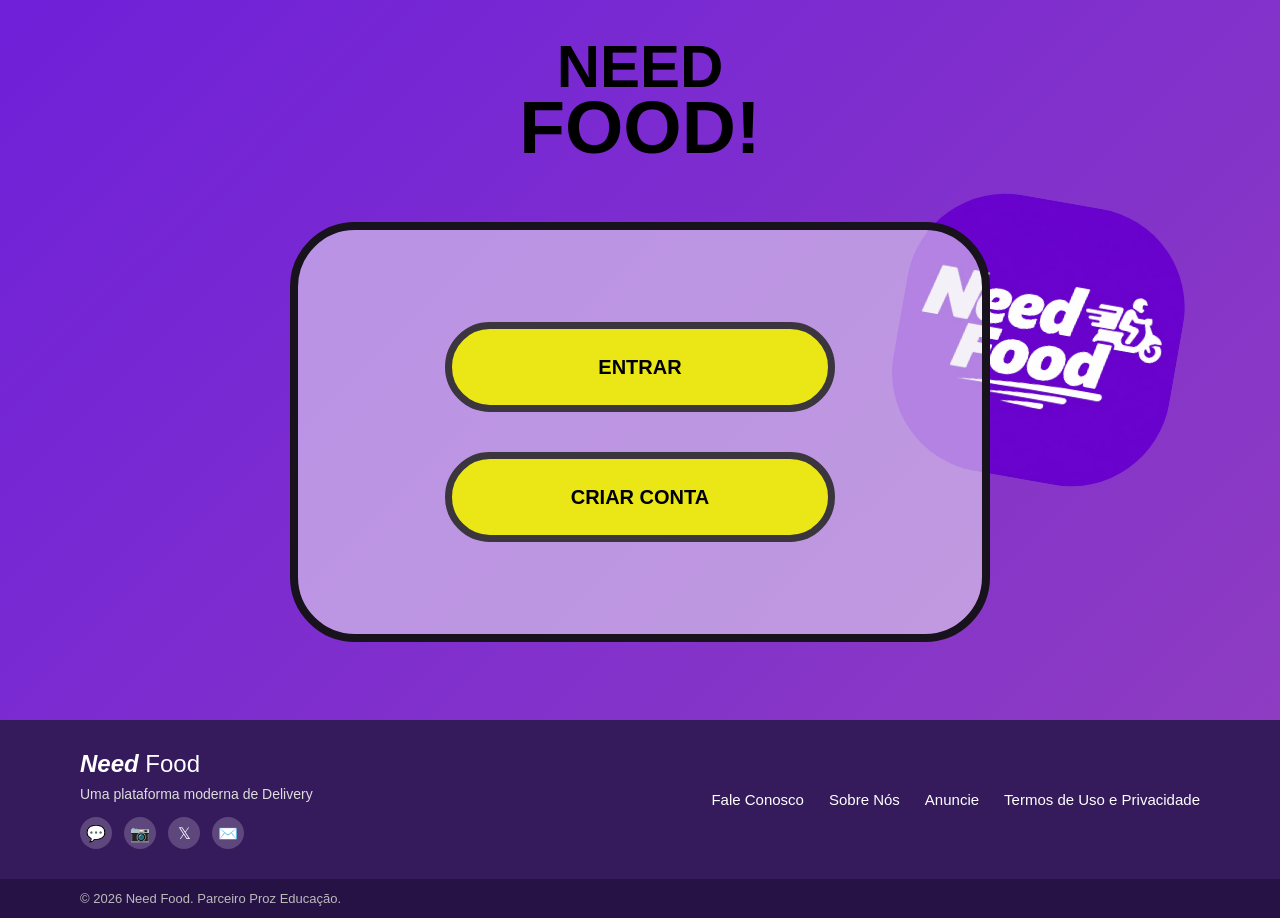
<file: index.html>
<!DOCTYPE html>
<html lang="pt-br">
<head>
    <meta charset="UTF-8">
    <meta name="viewport" content="width=device-width, initial-scale=1.0">
    <title>Need Food - Início</title>
    <link rel="stylesheet" href="index.css">
</head>
<body class="landing-body">

    <main class="container">
        <h1>NEED<br><span>FOOD!</span></h1>
        <div class="logo-landing">
            <img src="needfood.jpg" alt="Logo Need Food">
        </div>
        <section class="menu-landing">
            <a href="login.html"><button class="btn-gigante">ENTRAR</button></a>
            <a href="cadastro.html"><button class="btn-gigante">CRIAR CONTA</button></a>
        </section>
    </main>
    <footer class="main-footer">
        <div class="footer-content">
            <div class="footer-brand">
                <div class="footer-logo-text">
                    <span class="logo-bold">Need</span>
                    <span class="logo-light">Food</span>
                </div>
                <p class="footer-slogan">Uma plataforma moderna de Delivery</p>
                <div class="footer-socials">
                    <a href="#" class="social-icon">💬</a>
                    <a href="#" class="social-icon">📷</a>
                    <a href="#" class="social-icon">𝕏</a>
                    <a href="#" class="social-icon">✉️</a>
                </div>
            </div>

            <nav class="footer-links">
                <a href="sobre.html">Fale Conosco</a>
                <a href="#">Sobre Nós</a>
                <a href="#">Anuncie</a>
                <a href="#">Termos de Uso e Privacidade</a>
            </nav>
        </div>

        <div class="footer-bottom">
            <p>&copy; 2026 Need Food. Parceiro Proz Educação.</p>
        </div>
    </footer>

</body>
</html>
</file>
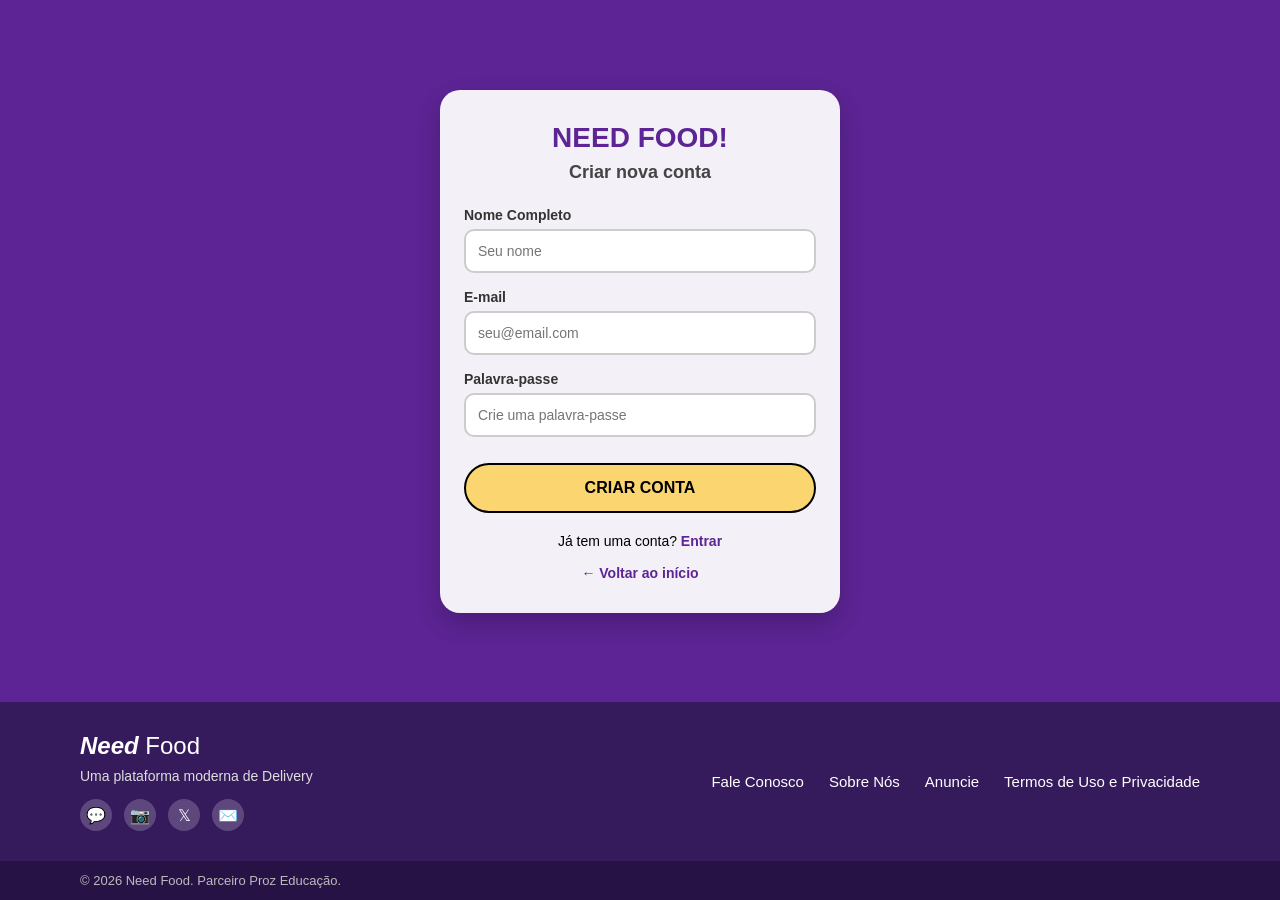
<file: cadastro.html>
<!DOCTYPE html>
<html lang="pt-BR">
<head>
    <meta charset="UTF-8">
    <meta name="viewport" content="width=device-width, initial-scale=1.0">
    <title>Need Food - Criar Conta</title>
    <link rel="stylesheet" href="index.css">
</head>
<body class="auth-body">

    <main class="auth-wrapper">
        <div class="auth-card">
            <div class="auth-header">
                <h1 class="brand-title">NEED FOOD!</h1>
                <h2>Criar nova conta</h2>
            </div>

            <form action="serv.html" class="auth-form">
                <div class="input-group">
                    <label for="name">Nome Completo</label>
                    <input type="text" id="name" placeholder="Seu nome" required>
                </div>

                <div class="input-group">
                    <label for="email">E-mail</label>
                    <input type="email" id="email" placeholder="seu@email.com" required>
                </div>

                <div class="input-group">
                    <label for="password">Palavra-passe</label>
                    <input type="password" id="password" placeholder="Crie uma palavra-passe" required>
                </div>

                <button type="submit" class="auth-btn">CRIAR CONTA</button>
            </form>

            <div class="auth-footer">
                <p>Já tem uma conta? <a href="login.html">Entrar</a></p>
                <br>
                <a href="index.html">← Voltar ao início</a>
            </div>
        </div>
    </main>
    <footer class="main-footer">
        <div class="footer-content">
            <div class="footer-brand">
                <div class="footer-logo-text">
                    <span class="logo-bold">Need</span>
                    <span class="logo-light">Food</span>
                </div>
                <p class="footer-slogan">Uma plataforma moderna de Delivery</p>
                <div class="footer-socials">
                    <a href="#" class="social-icon">💬</a>
                    <a href="#" class="social-icon">📷</a>
                    <a href="#" class="social-icon">𝕏</a>
                    <a href="#" class="social-icon">✉️</a>
                </div>
            </div>

            <nav class="footer-links">
                <a href="sobre.html">Fale Conosco</a>
                <a href="#">Sobre Nós</a>
                <a href="#">Anuncie</a>
                <a href="#">Termos de Uso e Privacidade</a>
            </nav>
        </div>

        <div class="footer-bottom">
            <p>&copy; 2026 Need Food. Parceiro Proz Educação.</p>
        </div>
    </footer>

</body>
</html>
</file>
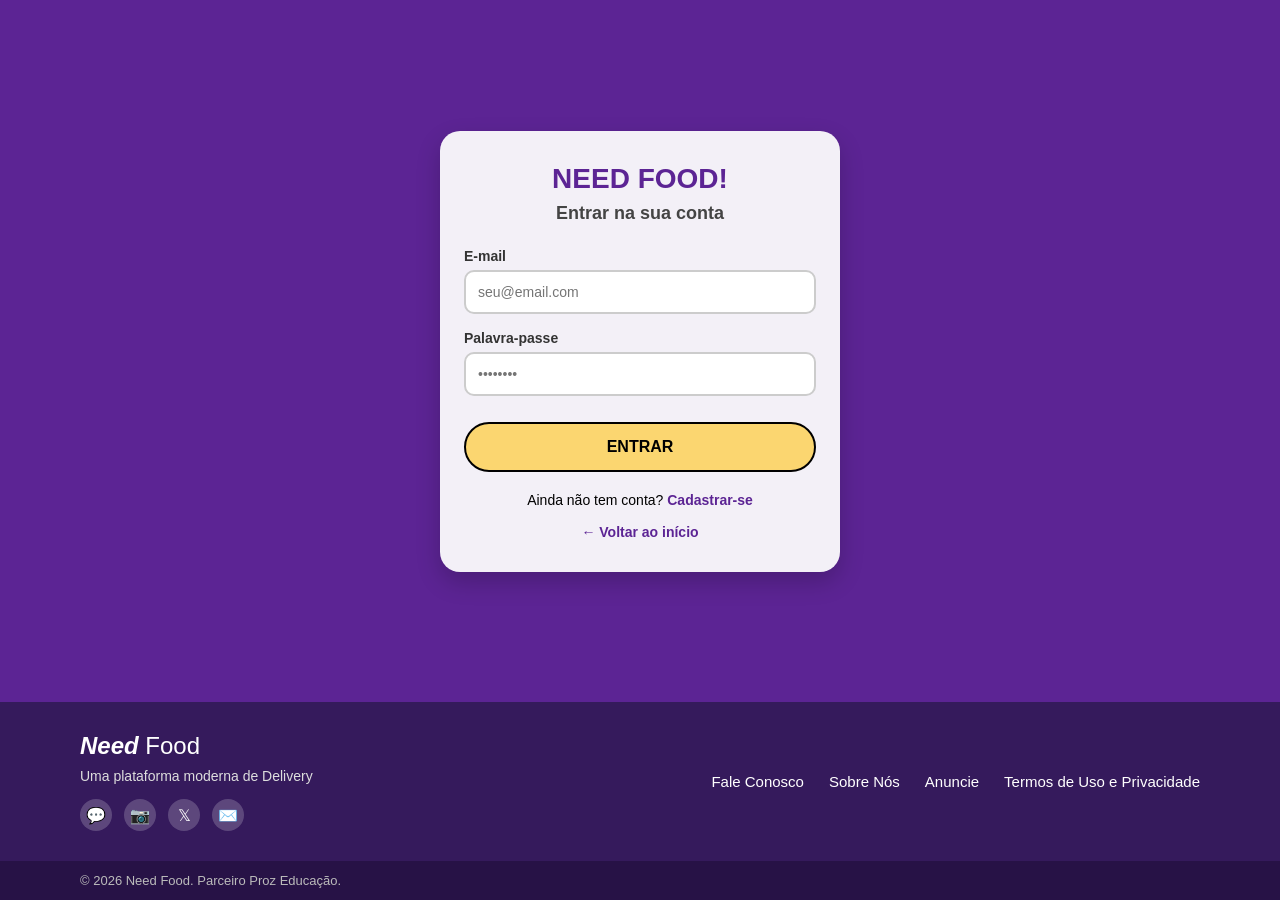
<file: login.html>
<!DOCTYPE html>
<html lang="pt-BR">
<head>
    <meta charset="UTF-8">
    <meta name="viewport" content="width=device-width, initial-scale=1.0">
    <title>Need Food - Entrar</title>
    <link rel="stylesheet" href="index.css">
</head>
<body class="auth-body">

    <main class="auth-wrapper">
        <div class="auth-card">
            <div class="auth-header">
                <h1 class="brand-title">NEED FOOD!</h1>
                <h2>Entrar na sua conta</h2>
            </div>

            <form action="serv.html" class="auth-form">
                <div class="input-group">
                    <label for="email">E-mail</label>
                    <input type="email" id="email" placeholder="seu@email.com" required>
                </div>

                <div class="input-group">
                    <label for="password">Palavra-passe</label>
                    <input type="password" id="password" placeholder="••••••••" required>
                </div>

                <button type="submit" class="auth-btn">ENTRAR</button>
            </form>

            <div class="auth-footer">
                <p>Ainda não tem conta? <a href="cadastro.html">Cadastrar-se</a></p>
                <br>
                <a href="index.html">← Voltar ao início</a>
            </div>
        </div>
    </main>
    <footer class="main-footer">
        <div class="footer-content">
            <div class="footer-brand">
                <div class="footer-logo-text">
                    <span class="logo-bold">Need</span>
                    <span class="logo-light">Food</span>
                </div>
                <p class="footer-slogan">Uma plataforma moderna de Delivery</p>
                <div class="footer-socials">
                    <a href="#" class="social-icon">💬</a>
                    <a href="#" class="social-icon">📷</a>
                    <a href="#" class="social-icon">𝕏</a>
                    <a href="#" class="social-icon">✉️</a>
                </div>
            </div>

            <nav class="footer-links">
                <a href="sobre.html">Fale Conosco</a>
                <a href="#">Sobre Nós</a>
                <a href="#">Anuncie</a>
                <a href="#">Termos de Uso e Privacidade</a>
            </nav>
        </div>

        <div class="footer-bottom">
            <p>&copy; 2026 Need Food. Parceiro Proz Educação.</p>
        </div>
    </footer>

</body>
</html>
</file>
<file: index.css>
* {
    margin: 0;
    padding: 0;
    box-sizing: border-box;
    font-family: Arial, sans-serif;
}

body {
    display: flex;
    flex-direction: column;
    min-height: 150vh;
}

body.landing-body {
    background: linear-gradient(135deg, #6f20d9, #913fc0);
}
.container {
    flex: 1;
    width: 100%;
    position: relative;
    min-height: 80vh;
}
.container h1 {
    position: absolute;
    top: 40px;
    left: 50%;
    transform: translateX(-50%);
    text-align: center;
    color: #000;
    font-size: 60px;
    line-height: 0.9;
}
.container h1 span { font-size: 75px; }

.logo-landing {
    position: absolute;
    right: 8%;
    top: 200px;
    transform: rotate(10deg);
}
.logo-landing img {
    width: 280px;
    height: 280px;
    border-radius: 100px;
    object-fit: cover;
}

.menu-landing {
    position: absolute;
    width: 700px;
    height: 420px;
    left: 50%;
    top: 60%;
    transform: translate(-50%, -50%);
    background-color: #eee7f58f;
    border: 8px solid #17121c;
    border-radius: 65px;
    display: flex;
    flex-direction: column;
    justify-content: center;
    align-items: center;
    gap: 40px;
}

.btn-gigante {
    width: 390px;
    height: 90px;
    border: 7px solid #3b353d;
    border-radius: 50px;
    background-color: #ebe716;
    font-size: 20px;
    font-weight: bold;
    cursor: pointer;
    transition: 0.2s;
}
.btn-gigante:hover {
    background-color: #ffdb8c;
    transform: scale(1.05);
}


body.auth-body {
    background-color: #5c2494;
}
.auth-wrapper {
    flex: 1;
    display: flex;
    justify-content: center;
    align-items: center;
    padding: 40px 20px;
}
.auth-card {
    background-color: #f3f0f7;
    width: 100%;
    max-width: 400px;
    padding: 32px 24px;
    border-radius: 20px;
    box-shadow: 0 10px 25px rgba(0, 0, 0, 0.2);
}
.auth-header { text-align: center; margin-bottom: 24px; }
.brand-title { color: #5c2494; font-size: 28px; font-weight: 900; margin-bottom: 8px; }
.auth-header h2 { font-size: 18px; color: #444; }
.auth-form { display: flex; flex-direction: column; gap: 16px; }
.input-group { display: flex; flex-direction: column; gap: 6px; }
.input-group label { font-size: 14px; font-weight: bold; color: #333; }
.input-group input { padding: 12px; border: 2px solid #ccc; border-radius: 10px; font-size: 14px; outline: none; }
.input-group input:focus { border-color: #5c2494; }

.auth-btn {
    margin-top: 10px;
    padding: 14px;
    background-color: #fbd670;
    color: #000;
    border: 2px solid #000;
    border-radius: 25px;
    font-weight: bold;
    font-size: 16px;
    cursor: pointer;
}
.auth-btn:hover { background-color: #f9c846; }
.auth-footer { margin-top: 20px; text-align: center; font-size: 14px; }
.auth-footer a { color: #5c2494; text-decoration: none; font-weight: bold; }


body.servicos-body {
    background: linear-gradient(90deg, #7025d4, #9b39c7);
}
header {
    height: 140px;
    background: #4d3674;
    display: flex;
    align-items: center;
    justify-content: space-between;
    padding: 20px 40px;
    position: relative;
}
.logo-header img {
    width: 100px;
    height: 100px;
    border-radius: 50%;
    object-fit: cover;
}
.pesquisa {
    position: absolute;
    left: 50%;
    transform: translateX(-50%);
    width: 500px;
    height: 60px;
    background: #d5d8e0;
    border-radius: 40px;
    display: flex;
    align-items: center;
    padding: 0 20px;
}
.pesquisa input {
    width: 100%;
    border: none;
    background: transparent;
    font-size: 20px;
    font-weight: bold;
    outline: none;
    text-align: center;
}
.icones {
    display: flex;
    align-items: center;
    gap: 25px;
    font-size: 35px;
}

.user-dropdown { position: relative; }
.usuario-btn {
    width: 70px;
    height: 70px;
    background: linear-gradient(145deg, #7b00ff, #f03cae);
    border-radius: 50%;
    display: flex;
    align-items: center;
    justify-content: center;
    font-size: 35px;
    cursor: pointer;
}
.dropdown-content {
    display: none;
    position: absolute;
    right: 0;
    top: 75px;
    background-color: #fff;
    min-width: 150px;
    box-shadow: 0px 8px 16px rgba(0,0,0,0.2);
    border-radius: 12px;
    padding: 10px;
    z-index: 100;
}
.user-dropdown:hover .dropdown-content {
    display: flex;
    flex-direction: column;
    gap: 8px;
}
.auth-link {
    text-decoration: none;
    color: #333;
    font-weight: bold;
    padding: 8px;
    border-radius: 6px;
    text-align: center;
    font-size: 16px;
}
.auth-link:hover { background-color: #f3e8ff; color: #5c2494; }

h2.titulo-servicos {
    margin: 35px 75px;
    font-size: 38px;
    color: white;
}
.servicos-container {
    display: flex;
    justify-content: space-between;
    gap: 40px;
    margin: 0 75px 40px;
}
.card {
    width: 380px;
    background: #a294a5;
    border-radius: 28px;
    padding: 25px;
    text-align: center;
}
.icone-card {
    width: 85px;
    height: 75px;
    background: black;
    color: white;
    border-radius: 25px;
    display: flex;
    align-items: center;
    justify-content: center;
    margin: 0 auto 20px;
    font-size: 40px;
}
.card h3 { font-size: 38px; margin-bottom: 20px; color: #000; }
.card-btn {
    background: #63379c;
    color: white;
    border: 2px solid #32145c;
    border-radius: 30px;
    padding: 14px 28px;
    font-size: 18px;
    font-weight: bold;
    cursor: pointer;
    width: 100%;
}
.card-btn:hover { background: #4d2b7a; }


body.contato-body {
    background-color: #5c2494;
}
.topo-contato {
    display: flex;
    justify-content: space-between;
    align-items: center;
    padding: 40px 80px;
    color: white;
}
.texto-contato h1 { font-size: 42px; margin-bottom: 5px; }
.texto-contato h2 { font-size: 26px; margin-bottom: 15px; font-weight: normal; }
.texto-contato p { font-size: 18px; line-height: 1.5; }
.atendente-container .mulher {
    width: 260px;
    height: 260px;
    border-radius: 50%;
    object-fit: cover;
}
.conteudo-baixo {
    display: flex;
    justify-content: center;
    gap: 60px;
    padding: 20px 80px 60px;
}
.form-card {
    background-color: #f3f0f7;
    padding: 30px;
    border-radius: 20px;
    width: 450px;
    box-shadow: 0 4px 15px rgba(0,0,0,0.2);
}
.form-card h3 { margin-bottom: 20px; color: #333; font-size: 22px; }
.input-group-contato { display: flex; flex-direction: column; gap: 6px; margin-bottom: 15px; }
.input-group-contato label { font-weight: bold; font-size: 14px; color: #333; }
.input-group-contato input, .input-group-contato textarea {
    padding: 12px;
    border: 1px solid #ccc;
    border-radius: 10px;
    font-size: 14px;
    outline: none;
}
.btn-enviar {
    width: 100%;
    padding: 14px;
    background-color: #fbd670;
    border: 2px solid #000;
    border-radius: 25px;
    font-weight: bold;
    font-size: 16px;
    cursor: pointer;
    transition: 0.2s;
}
.btn-enviar:hover { background-color: #f9c846; }

.outros-canais { color: white; width: 300px; }
.outros-canais h3 { font-size: 24px; margin-bottom: 25px; }
.canal { display: flex; align-items: center; gap: 15px; margin-bottom: 20px; }
.icone-circulo {
    width: 45px;
    height: 45px;
    background-color: #ffffff;
    border-radius: 50%;
    display: flex;
    align-items: center;
    justify-content: center;
    font-size: 22px;
    color: #000;
}
.canal span { font-size: 16px; line-height: 1.4; }

.main-footer {
    background-color: #351a5c;
    color: white;
    margin-top: auto; 
    width: 100%;
}
.footer-content {
    display: flex;
    justify-content: space-between;
    align-items: center;
    padding: 30px 80px;
    flex-wrap: wrap;
    gap: 20px;
}
.footer-logo-text { font-size: 24px; font-weight: bold; }
.logo-bold { font-style: italic; }
.logo-light { font-weight: normal; }
.footer-slogan { font-size: 14px; margin: 8px 0 15px; color: #ddd; }
.footer-socials { display: flex; gap: 12px; }
.social-icon {
    width: 32px;
    height: 32px;
    background-color: rgba(255, 255, 255, 0.2);
    border-radius: 50%;
    display: flex;
    align-items: center;
    justify-content: center;
    text-decoration: none;
    color: white;
    font-size: 16px;
    transition: 0.2s;
}
.social-icon:hover { background-color: rgba(255, 255, 255, 0.4); }
.footer-links { display: flex; gap: 25px; flex-wrap: wrap; }
.footer-links a { color: white; text-decoration: none; font-size: 15px; }
.footer-links a:hover { text-decoration: underline; }
.footer-bottom {
    background-color: #271246;
    text-align: left;
    padding: 12px 80px;
    font-size: 13px;
    color: #bbb; 

    }
html { width: 100%; overflow-x: hidden; }
body { min-height: 100vh; min-height: 100dvh; overflow-x: hidden; }
img { max-width: 100%; }

@media (max-width: 600px) {
    body { min-height: 100dvh; }
    .main-footer { margin-top: 30px; }
    .footer-content {
        flex-direction: column; align-items: center; text-align: center;
        padding: 24px 18px; gap: 22px;
    }
    .footer-brand { display: flex; flex-direction: column; align-items: center; }
    .footer-links { flex-direction: column; align-items: center; gap: 14px; }
    .footer-bottom { text-align: center; padding: 14px 16px; line-height: 1.5; }

    body.landing-body { min-height: 100dvh; }
    .container { flex: 0 0 auto; min-height: 730px; padding: 0 16px; }
    .container h1 {
        top: 128px; font-size: 42px; line-height: .95; width: 100%;
    }
    .container h1 span { font-size: 52px; }
    .logo-landing {
        top: 400px; right: 300px; left: 80%;
        transform: translateX(-50%) rotate(20deg); width: 170px;
        border-radius: 400px;
    }
    .logo-landing img {
        display: block; width: 170px; height: 170px;
        border-radius: 42px; object-fit: cover;
    }
    .menu-landing {
        top: 365px; left: 50%; transform: translateX(-50%);
        width: calc(100% - 32px); max-width: 360px; height: auto;
        min-height: 230px; padding: 28px 18px; border-width: 5px;
        border-radius: 32px; gap: 20px;
    }
    .menu-landing a { display: block; width: 100%; max-width: 280px; }
    .btn-gigante {
        display: block; width: 100%; height: 60px; border-width: 4px;
        border-radius: 35px; font-size: 16px;
    }


    .auth-wrapper { flex: 1 0 auto; padding: 28px 16px; }
    .auth-card {
        width: 100%; max-width: 420px; padding: 28px 20px; border-radius: 20px;
    }
    .brand-title { font-size: 26px; }
    .auth-header h2 { font-size: 18px; line-height: 1.4; }
    .input-group input { width: 100%; min-height: 46px; font-size: 16px; }
    .auth-btn { width: 100%; min-height: 48px; }
    .auth-footer { line-height: 1.7; }

    header {
        height: auto; min-height: 0; display: grid;
        grid-template-columns: 1fr auto; align-items: center;
        gap: 14px; padding: 14px 16px;
    }
    .logo-header img { width: 58px; height: 58px; }
    .pesquisa {
        position: static; left: auto; transform: none; grid-column: 1 / -1;
        order: 3; width: 100%; height: 44px; padding: 0 14px;
    }
    .pesquisa input { font-size: 15px; text-align: left; min-width: 0; }
    .icones { gap: 14px; font-size: 25px; }
    .usuario-btn { width: 42px; height: 42px; font-size: 23px; }
    .dropdown-content { top: 48px; min-width: 145px; }
    .auth-link { font-size: 14px; }
    h2.titulo-servicos {
        margin: 28px 18px 22px; font-size: 27px;
        line-height: 1.2; text-align: center;
    }
    .servicos-container {
        flex-direction: column; align-items: center; gap: 20px;
        margin: 0 16px 30px;
    }
    .card {
        width: 100%; max-width: 380px; padding: 24px 20px; border-radius: 24px;
    }
    .icone-card {
        width: 70px; height: 65px; margin-bottom: 16px; font-size: 34px;
    }
    .card h3 { font-size: 27px; margin-bottom: 18px; }
    .card-btn { width: 100%; padding: 13px 12px; font-size: 15px; }
    .topo-contato {
        flex-direction: column; align-items: center; gap: 22px;
        padding: 28px 20px; text-align: center;
    }
    .texto-contato h1 { font-size: 34px; }
    .texto-contato h2 { font-size: 22px; }
    .texto-contato p { font-size: 16px; line-height: 1.5; }
    .atendente-container .mulher { width: 145px; height: 145px; }
    .conteudo-baixo {
        flex-direction: column; align-items: center; gap: 28px;
        padding: 8px 16px 30px;
    }
    .form-card {
        width: 100%; max-width: 450px; padding: 22px 18px; border-radius: 18px;
    }
    .form-card h3 { font-size: 20px; line-height: 1.3; }
    .input-group-contato input, .input-group-contato textarea {
        width: 100%; font-size: 16px;
    }
    .input-group-contato textarea { resize: vertical; }
    .btn-enviar { min-height: 48px; font-size: 15px; }
    .outros-canais { width: 100%; max-width: 450px; padding: 0 4px; }
    .outros-canais h3 { font-size: 22px; margin-bottom: 18px; }
    .canal { align-items: flex-start; gap: 12px; overflow-wrap: anywhere; }
    .canal span { font-size: 15px; }
    .icone-circulo { flex: 0 0 42px; width: 42px; height: 42px; }
}
@media (max-width: 360px) {
    .container h1 { font-size: 36px; }
    .container h1 span { font-size: 45px; }
    .menu-landing { width: calc(100% - 24px); }
    .icones { gap: 10px; }
    .card h3 { font-size: 24px; }
}
</file>
